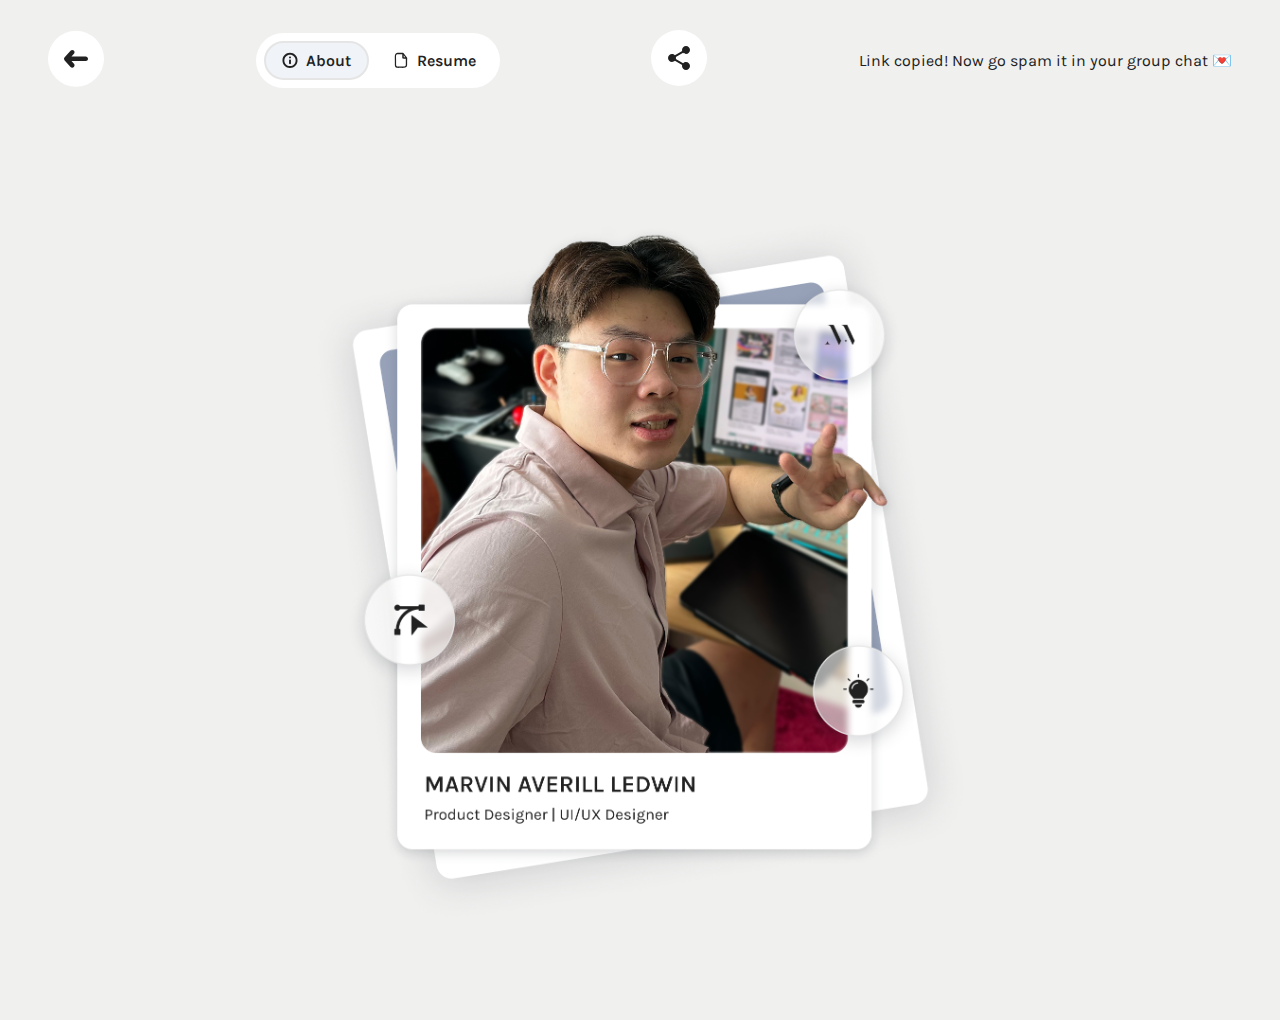
<file: about/index.html>
<!DOCTYPE html>
<html lang="en">
  <head>
    <meta charset="UTF-8" />
    <meta name="viewport" content="width=device-width, initial-scale=1.0" />
    <title>Personal Information</title>
    <!-- Global CSS -->
    <link rel="stylesheet" href="personalstyle.css" />
    <link rel="stylesheet" href="../css/animate.min.css" />

    <link rel="icon" href="/assets/marvinLogo.svg" type="image/svg+xml" />
    <link
      rel="icon"
      href="/assets/favicon.png"
      type="image/png"
      sizes="32x32"
    />
    <link
      href="https://fonts.googleapis.com/css2?family=Karla:wght@400;500;700&display=swap"
      rel="stylesheet"
    />
    <style>
      .hidden {
        display: none;
      }
    </style>
  </head>
  <body>
    <!-- Top Bar -->
    <div class="work-bar">
      <a href="../">
        <div class="back-Button">
          <img src="../assets/backButton.svg" alt="back" class="back-Button" />
        </div>
      </a>

      <!-- Toggle Tabs -->
      <div class="toggle-tab-wrapper">
        <div class="toggle-tab">
          <button class="tab-button active" id="about-tab" aria-selected="true">
            <img src="../assets/info.svg" alt="Info" />
            About
          </button>
          <button class="tab-button" id="resume-tab" aria-selected="false">
            <img src="../assets/resume.svg" alt="Resume" />
            Resume
          </button>
        </div>
      </div>

      <div class="back-Button" id="copyButton">
        <img
          src="../assets/shareButton.svg"
          alt="shareButton"
          class="share-Button"
        />
      </div>

      <div id="toast">Link copied! Now go spam it in your group chat 💌</div>
    </div>

    <!-- Main Content -->
    <div class="main-content">
      <!-- About Section (Image only, full width) -->
      <div id="about-content">
        <img
          src="../assets/aboutImage.png"
          alt="About Image"
          class="about-image"
        />
      </div>

      <!-- Resume Section -->
      <div id="resume-content" class="hidden">
        <div class="text-content">
          <!-- Summary -->
          <div class="summary-section">
            <div class="title-label">Profile</div>
            <p>
              I am a UI/UX designer with expertise in creative problem-solving
              and developing innovative digital solutions. I am committed to
              making a significant impact, embracing challenges, and
              continuously enhancing my skills to achieve successful outcomes.
            </p>
          </div>

          <!-- Experiences -->
          <div class="experience-section">
            <div class="title-label">Working Experience</div>

            <!-- Job 1 -->
            <div class="job">
              <div class="subtitle-label">
                <div class="point-label">Product Designer @123RF</div>
                <div class="time-label">July 2023 - Present</div>
              </div>
              <ul class="description-point">
                <li>
                  Started as a UI/UX intern and was promoted to full-time
                  Product Designer based on performance and contributions.
                </li>
                <li>
                  Conducted research and competitor analysis to design and
                  refine feature workflows based on project briefs and user
                  feedback.
                </li>
                <li>
                  Developed responsive designs, ensuring optimal usability and
                  consistency across various devices and screen sizes.
                </li>
                <li>
                  Worked closely with developers, designers, and stakeholders to
                  align product goals.
                </li>
                <li>
                  Created polished UI designs, ensuring seamless user experience
                  and functionality.
                </li>
                <li>
                  Managed the integration of 11 AI tools from 123RF into
                  blieve.ai, creating a unified platform for a seamless user
                  experience.
                </li>
              </ul>
            </div>

            <!-- Job 2 -->
            <div class="job">
              <div class="subtitle-label">
                <div class="point-label">Graphic Design Freelance</div>
                <div class="time-label">August 2020 - Present</div>
              </div>
              <ul class="description-point">
                <li>
                  Created visual designs for posters, brochures, banners, social
                  media, and advertisements.
                </li>
                <li>
                  Teamed up with designers to design websites for clients,
                  including portfolio and company pages.
                </li>
              </ul>
            </div>
          </div>

          <!-- Education -->
          <div class="education-section">
            <div class="title-label">Academic Background</div>

            <div class="job">
              <div class="subtitle-label">
                <div class="point-label">THE ONE ACADEMY</div>
                <div class="time-label">2020 - 2023</div>
              </div>
              <ul class="description-point">
                <li>DIPLOMA IN DIGITAL MEDIA DESIGN | CGPA 2.39</li>
              </ul>
            </div>
          </div>

          <!-- Awards -->
          <div class="education-section">
            <div class="title-label">Winning Awards</div>

            <div class="job">
              <div class="subtitle-label">
                <div class="point-label">123RF HACKATHON</div>
                <div class="time-label">2024</div>
              </div>
              <ul class="description-point">
                <li>1st place | New AI Tools</li>
              </ul>
            </div>

            <div class="job">
              <div class="subtitle-label">
                <div class="point-label">STUDENTS KANCILS</div>
                <div class="time-label">2024</div>
              </div>
              <ul class="description-point">
                <li>SILVER | Digital Craft</li>
              </ul>
            </div>

            <div class="job">
              <div class="subtitle-label">
                <div class="point-label">ROOKIE AWARDS</div>
                <div class="time-label">2024</div>
              </div>
              <ul class="description-point">
                <li>Rank C | Game Development</li>
              </ul>
            </div>
          </div>
        </div>
      </div>
    </div>

    <!-- Toggle Script -->
    <script>
      const aboutBtn = document.getElementById("about-tab");
      const resumeBtn = document.getElementById("resume-tab");

      const aboutContent = document.getElementById("about-content");
      const resumeContent = document.getElementById("resume-content");

      aboutBtn.addEventListener("click", () => {
        aboutBtn.classList.add("active");
        resumeBtn.classList.remove("active");
        aboutBtn.setAttribute("aria-selected", "true");
        resumeBtn.setAttribute("aria-selected", "false");
        aboutContent.classList.remove("hidden");
        resumeContent.classList.add("hidden");
      });

      resumeBtn.addEventListener("click", () => {
        resumeBtn.classList.add("active");
        aboutBtn.classList.remove("active");
        resumeBtn.setAttribute("aria-selected", "true");
        aboutBtn.setAttribute("aria-selected", "false");
        resumeContent.classList.remove("hidden");
        aboutContent.classList.add("hidden");
      });

      const button = document.getElementById("copyButton");
      const toast = document.getElementById("toast");

      button.addEventListener("click", () => {
        navigator.clipboard.writeText(window.location.origin + "/").then(() => {
          toast.classList.add("show");
          setTimeout(() => {
            toast.classList.remove("show");
          }, 3500);
        });
      });
    </script>
  </body>
</html>
</file>
<file: about/personalstyle.css>
/* === Base Styles === */
html,
body {
  height: 100%;
  margin: 0;
  padding: 0;
  font-family: "Karla", sans-serif;
  font-size: 16px;
  color: #212121;
  background: #f0f0ef;
}

@font-face {
  font-family: "Gord Qucik";
  src: url("/assets/GordQucik.otf") format("opentype");
  font-weight: normal;
  font-style: normal;
}

@font-face {
  font-family: "Karla";
  src: url("/assets/Karla.ttf") format("opentype");
  font-weight: normal;
  font-style: normal;
}

.main-content {
  display: flex;
  flex-direction: column;
  align-items: center;
  justify-content: center;
  min-height: 100vh;
  padding: 48px;
  box-sizing: border-box;
  max-width: 2560px;
  margin: 0 auto;
  gap: 24px;
}

/* === Header === */
.work-bar {
  max-width: 2560px;
  background-color: #f0f0ef;
  height: 88px;
  display: flex;
  justify-content: space-between;
  align-items: center;
  padding: 16px 48px;
}

/* Back Button */
.back-Button:hover {
  width: 56px;
  height: 56px;
  transform: rotate(360deg);
  transition: transform 0.4s ease;
}

.back-Button:active {
  transform: rotate(360deg);
  transition: transform 0.6s ease;
  border-radius: 120px;
  object-fit: contain;
}

.share-Button:hover {
  transform: rotate(360deg);
  transition: transform 0.4s ease;
  object-fit: contain;
}

.share-Button:active {
  transform: rotate(360deg);
  transition: transform 0.6s ease;
  border-radius: 120px;
  object-fit: contain;
}

/* === Toggle Tabs === */
.toggle-tab-wrapper {
  position: relative;
  width: fit-content;
  display: flex;
  flex-direction: column;
  text-align: center;
  gap: 8px;
  white-space: normal;
}

.toggle-tab {
  display: inline-flex;
  background: #ffffff;
  border-radius: 999px;
  padding: 8px;
  gap: 8px;
}

.tab-button {
  border: none;
  background: transparent;
  padding: 8px 16px;
  border-radius: 999px;
  display: flex;
  align-items: center;
  gap: 8px;
  font-family: "Karla", sans-serif;
  font-weight: 600;
  font-size: 16px;
  color: #212121;
  cursor: pointer;
  transition: all 0.2s ease;
}

.tab-button img {
  width: 16px;
  height: 16px;
}

.tab-button.active {
  background: #f0f3f7;
  border: 2px solid #e5e5e5;
  font-weight: 600;
}

.title-label {
  font-family: "Gord Qucik", sans-serif;
  font-size: 24px;
  color: #3a4e7a;
  display: inline-block;
  width: auto !important;
}

.text-content {
  max-width: 768px;
  display: flex;
  flex-direction: column;
  gap: 32px;
  background-color: white;
  padding: 24px;
  border-radius: 24px;
  border: 2px solid #ffffff60;
}

.summary-section {
  display: flex;
  flex-direction: column;
}

.experience-section {
  display: flex;
  flex-direction: column;
  gap: 16px;
}

.subtitle-label {
  display: flex;
  flex-direction: row;
  justify-content: space-between;
  gap: 40px;
}

.point-label {
  font-weight: 600;
}

.time-label {
  font-weight: 600;
  color: #828282;
}

.description-point {
  display: flex;
  flex-direction: column;
  gap: 8px;
}

.education-section {
  display: flex;
  flex-direction: column;
  gap: 8px;
}

#about-content {
  width: 100%;
  max-width: 768px;
  padding: 0 40px;
  box-sizing: border-box;
}

.about-image {
  width: 100%;
  height: auto;
  display: block;
  border: none;
}

/* === Responsive Styles === */
@media (max-width: 1024px) {
  .main-content {
    padding: 24px;
  }

  .work-bar {
    position: sticky;
    top: 0;
    z-index: 1000;
    background-color: #f0f0ef;
    height: 88px;
    display: flex;
    align-items: center;
    justify-content: space-between;
    padding: 16px 16px;
  }
}

@media (max-width: 640px) {
  .main-content {
    padding: 16px;
  }

  .back-Button {
    width: 48px;
    height: 48px;
    object-fit: contain;
  }

  .share-Button {
    width: 48px;
    height: 48px;
    object-fit: contain;
  }

  .work-bar {
    position: sticky;
    top: 0;
    z-index: 1000;
    background-color: #f0f0ef;
    height: 48px;
    display: flex;
    align-items: center;
    justify-content: space-between;
    padding: 16px 16px;
  }

  .tab-button {
    font-size: 12px;
  }

  .text-content {
    padding: 16px;
  }

  #about-content {
    width: 100%;
    max-width: 768px;
    padding: 0 16px;
    box-sizing: border-box;
  }
}
</file>
